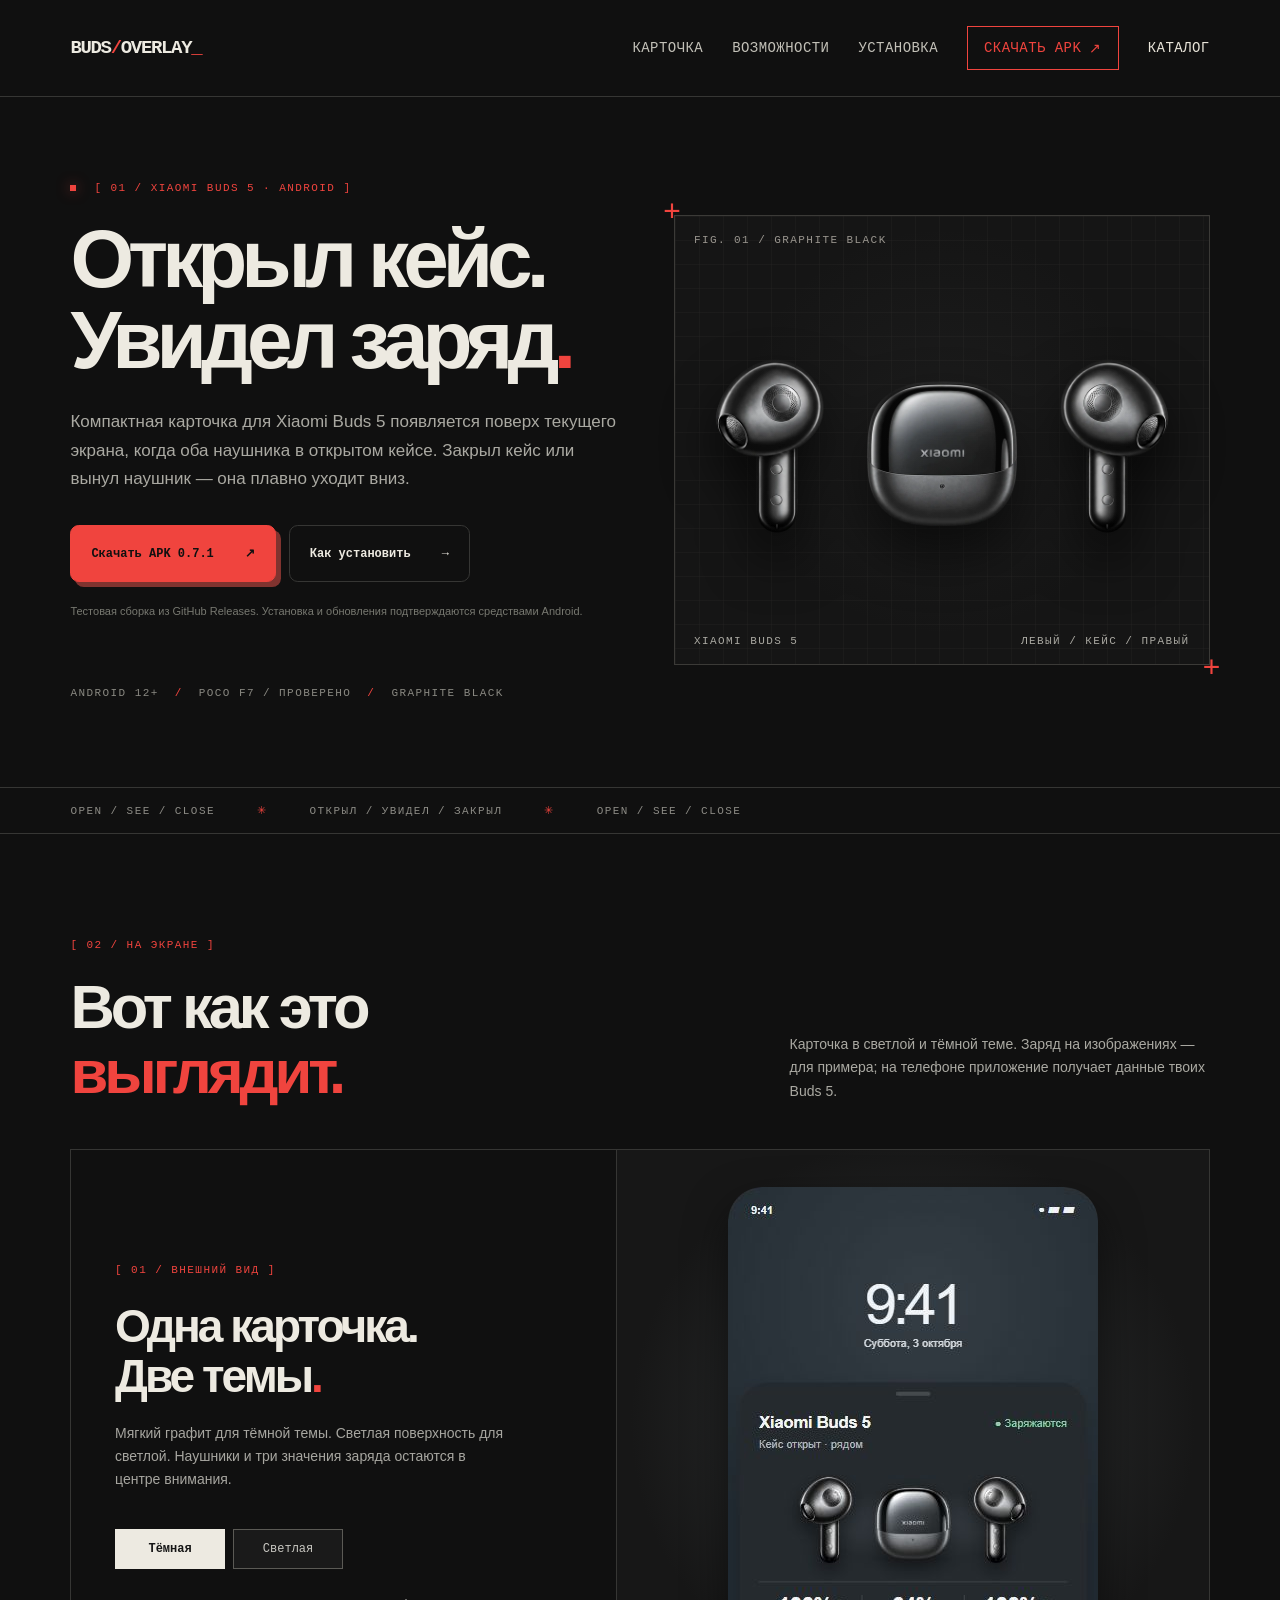
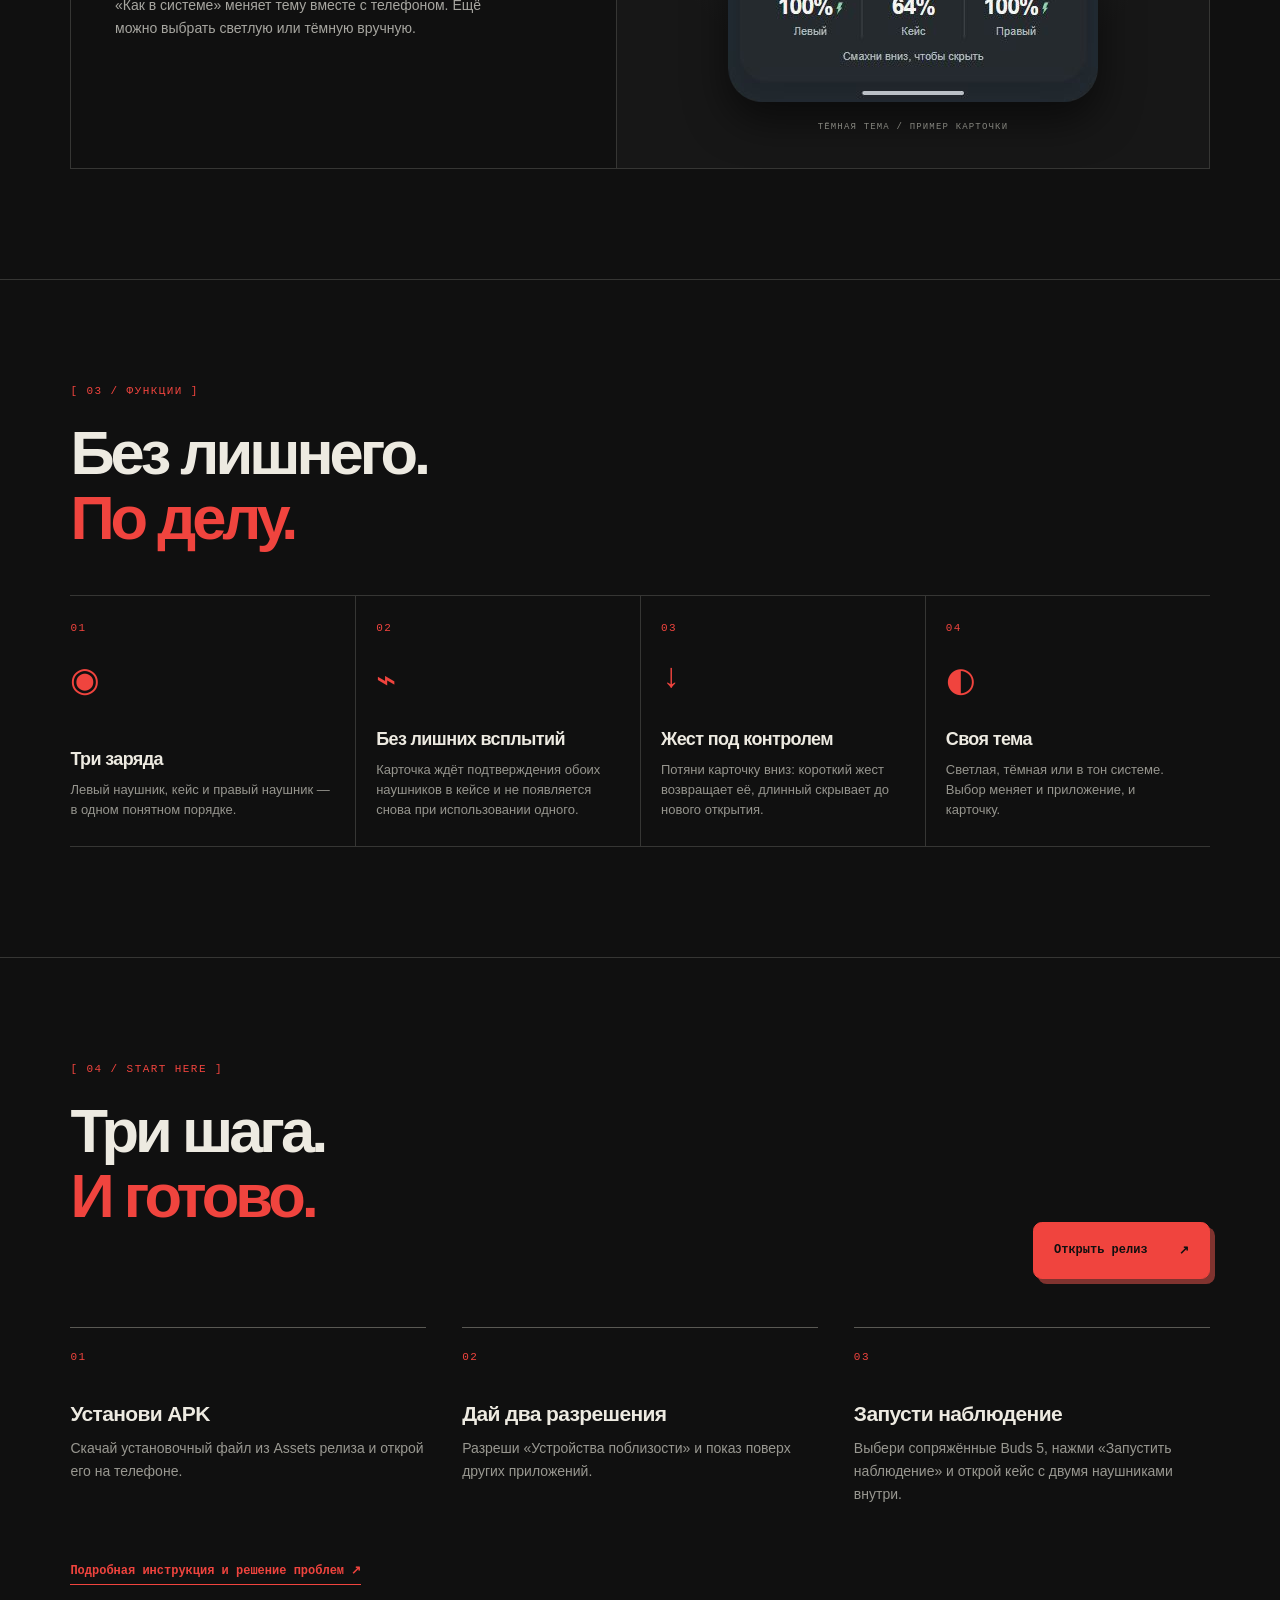
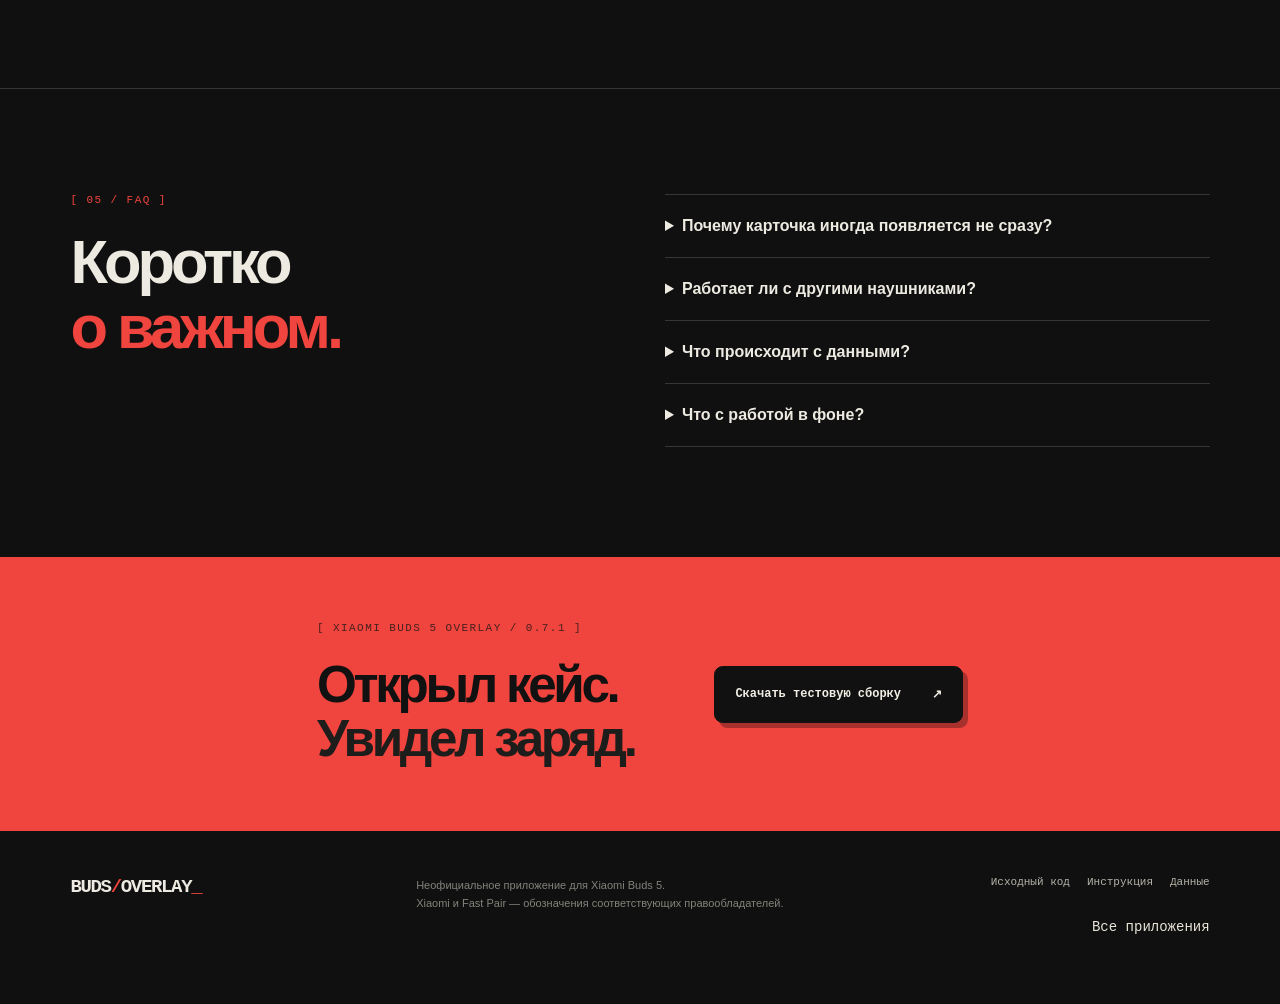
<file: landing/index.html>
<!doctype html>
<html lang="ru">
<head>
  <meta charset="utf-8">
  <meta name="viewport" content="width=device-width, initial-scale=1">
    <meta name="theme-color" content="#101010">
  <meta name="description" content="Карточка заряда Xiaomi Buds 5 на Android: открыл кейс — увидел заряд левого наушника, кейса и правого наушника.">
  <title>Xiaomi Buds 5 Overlay — заряд Xiaomi Buds 5 без лишних действий</title>
  <link rel="icon" type="image/svg+xml" href="favicon.svg">
  <link rel="stylesheet" href="styles.css?v=2">
  <script src="script.js?v=2" defer></script>
</head>
<body>
  <a class="skip" href="#main">К содержимому</a>
    <header class="site-header">
    <a class="wordmark" href="#top" aria-label="Xiaomi Buds 5 Overlay, наверх"><span>BUDS<span class="wordmark-muted">/</span>OVERLAY<span class="wordmark-cursor">_</span></span></a>
    <nav aria-label="Основная навигация"><a href="#preview">Карточка</a><a href="#details">Возможности</a><a href="#install">Установка</a><a class="nav-download" href="https://github.com/cveloy102/buds-curtain/releases/download/v0.7.1/XiaomiBuds5Overlay-0.7.1.apk">Скачать APK <span aria-hidden="true">↗</span></a><a class="catalog-link" href="https://cveloy102.github.io/#buds">Каталог</a></nav>
  </header>

  <main id="main">
    <section class="hero section-wrap" id="top" aria-labelledby="hero-title">
      <div class="hero-copy">
        <p class="eyebrow"><span class="live-dot" aria-hidden="true"></span> [ 01 / XIAOMI BUDS 5 · ANDROID ]</p>
        <h1 id="hero-title">Открыл кейс.<br><em>Увидел заряд<span class="signal-stop">.</span></em></h1>
        <p class="hero-lead">Компактная карточка для Xiaomi Buds 5 появляется поверх текущего экрана, когда оба наушника в открытом кейсе. Закрыл кейс или вынул наушник — она плавно уходит вниз.</p>
        <div class="hero-actions">
          <a class="button button-primary" href="https://github.com/cveloy102/buds-curtain/releases/download/v0.7.1/XiaomiBuds5Overlay-0.7.1.apk">Скачать APK 0.7.1 <span aria-hidden="true">↗</span></a>
          <a class="button button-outline" href="https://github.com/cveloy102/buds-curtain/blob/main/docs/usage.md">Как установить <span aria-hidden="true">→</span></a>
        </div>
        <p class="access-note">Тестовая сборка из GitHub Releases. Установка и обновления подтверждаются средствами Android.</p>
        <div class="hero-meta"><span>ANDROID 12+</span><span>POCO F7 / ПРОВЕРЕНО</span><span>GRAPHITE BLACK</span></div>
      </div>
      <div class="hero-art">
        <span class="art-cross art-cross-top" aria-hidden="true">+</span><span class="art-cross art-cross-bottom" aria-hidden="true">+</span>
        <span class="art-kicker">FIG. 01 / GRAPHITE BLACK</span>
        <img src="assets/buds5-graphite-v6.webp" width="1000" height="500" alt="Xiaomi Buds 5 Graphite Black: два симметричных наушника и ровный кейс с логотипом Xiaomi">
        <div class="art-caption"><span>XIAOMI BUDS 5</span><span>ЛЕВЫЙ / КЕЙС / ПРАВЫЙ</span></div>
      </div>
    </section>

    <div class="ticker" aria-hidden="true"><div>OPEN / SEE / CLOSE <span>✳</span> ОТКРЫЛ / УВИДЕЛ / ЗАКРЫЛ <span>✳</span> OPEN / SEE / CLOSE</div></div>

    <section class="preview section-wrap" id="preview" aria-labelledby="preview-title">
      <div class="section-heading"><p class="eyebrow">[ 02 / НА ЭКРАНЕ ]</p><h2 id="preview-title">Вот как это<br><em>выглядит.</em></h2><p>Карточка в светлой и тёмной теме. Заряд на изображениях — для примера; на телефоне приложение получает данные твоих Buds 5.</p></div>
      <div class="demo-layout">
        <div class="demo-controls">
          <p class="mini-label">[ 01 / ВНЕШНИЙ ВИД ]</p>
          <h3>Одна карточка.<br>Две темы<span class="signal-stop">.</span></h3>
          <p>Мягкий графит для тёмной темы. Светлая поверхность для светлой. Наушники и три значения заряда остаются в центре внимания.</p>
          <div class="switch-group" role="group" aria-label="Тема карточки">
            <button type="button" class="switch-button is-active" id="dark-theme" aria-pressed="true">Тёмная</button>
            <button type="button" class="switch-button" id="light-theme" aria-pressed="false">Светлая</button>
          </div>
          <p class="demo-footnote">«Как в системе» меняет тему вместе с телефоном. Ещё можно выбрать светлую или тёмную вручную.</p>
        </div>
        <div class="phone-area">
          <figure class="stand-preview">
            <img id="phone-preview" src="assets/stand-dark.jpg" width="370" height="515" alt="Тёмная карточка Xiaomi Buds 5: пример заряда — левый наушник 100%, кейс 64%, правый 100%">
            <figcaption class="phone-note" id="preview-caption" aria-live="polite">ТЁМНАЯ ТЕМА / ПРИМЕР КАРТОЧКИ</figcaption>
          </figure>
        </div>
      </div>
    </section>

    <section class="details section-wrap" id="details" aria-labelledby="details-title">
      <div class="section-heading wide"><p class="eyebrow">[ 03 / ФУНКЦИИ ]</p><h2 id="details-title">Без лишнего.<br><em>По делу.</em></h2></div>
      <div class="feature-grid">
        <article class="feature"><span class="feature-no">01</span><div class="feature-icon" aria-hidden="true">◉</div><h3>Три заряда</h3><p>Левый наушник, кейс и правый наушник — в одном понятном порядке.</p></article>
        <article class="feature"><span class="feature-no">02</span><div class="feature-icon" aria-hidden="true">⌁</div><h3>Без лишних всплытий</h3><p>Карточка ждёт подтверждения обоих наушников в кейсе и не появляется снова при использовании одного.</p></article>
        <article class="feature"><span class="feature-no">03</span><div class="feature-icon" aria-hidden="true">↓</div><h3>Жест под контролем</h3><p>Потяни карточку вниз: короткий жест возвращает её, длинный скрывает до нового открытия.</p></article>
        <article class="feature"><span class="feature-no">04</span><div class="feature-icon" aria-hidden="true">◐</div><h3>Своя тема</h3><p>Светлая, тёмная или в тон системе. Выбор меняет и приложение, и карточку.</p></article>
      </div>
    </section>

    <section class="install section-wrap" id="install" aria-labelledby="install-title">
      <div class="install-head"><div><p class="eyebrow">[ 04 / START HERE ]</p><h2 id="install-title">Три шага.<br><em>И готово.</em></h2></div><a class="button button-primary" href="https://github.com/cveloy102/buds-curtain/releases/tag/v0.7.1">Открыть релиз <span aria-hidden="true">↗</span></a></div>
      <ol class="steps"><li><span>01</span><div><h3>Установи APK</h3><p>Скачай установочный файл из Assets релиза и открой его на телефоне.</p></div></li><li><span>02</span><div><h3>Дай два разрешения</h3><p>Разреши «Устройства поблизости» и показ поверх других приложений.</p></div></li><li><span>03</span><div><h3>Запусти наблюдение</h3><p>Выбери сопряжённые Buds 5, нажми «Запустить наблюдение» и открой кейс с двумя наушниками внутри.</p></div></li></ol>
      <a class="inline-link" href="https://github.com/cveloy102/buds-curtain/blob/main/docs/usage.md">Подробная инструкция и решение проблем <span aria-hidden="true">↗</span></a>
    </section>

    <section class="faq section-wrap" aria-labelledby="faq-title"><div><p class="eyebrow">[ 05 / FAQ ]</p><h2 id="faq-title">Коротко<br><em>о важном.</em></h2></div><div class="faq-list"><details><summary>Почему карточка иногда появляется не сразу?</summary><p>Сигнал от левого и правого наушников может прийти в разных Bluetooth-пакетах. Приложение дожидается подтверждения обоих, чтобы не показывать карточку ошибочно при использовании одного наушника.</p></details><details><summary>Работает ли с другими наушниками?</summary><p>Сейчас проверены Xiaomi Buds 5 на POCO F7 с Android 16 / HyperOS 3. Поддержка других моделей не заявлена.</p></details><details><summary>Что происходит с данными?</summary><p>Настройки и журнал хранятся на телефоне. В приложении нет интернет-разрешения или аналитики. <a href="https://github.com/cveloy102/buds-curtain/blob/main/docs/PRIVACY.md">Подробнее о данных и разрешениях ↗</a></p></details><details><summary>Что с работой в фоне?</summary><p>Наблюдение работает через foreground-службу. HyperOS может ограничивать фоновые процессы; при необходимости настрой автозапуск и ограничения батареи для приложения.</p></details></div></section>

    <section class="final-cta section-wrap"><div><p class="eyebrow">[ XIAOMI BUDS 5 OVERLAY / 0.7.1 ]</p><h2>Открыл кейс.<br><em>Увидел заряд.</em></h2></div><a class="button button-primary" href="https://github.com/cveloy102/buds-curtain/releases/download/v0.7.1/XiaomiBuds5Overlay-0.7.1.apk">Скачать тестовую сборку <span aria-hidden="true">↗</span></a></section>
  </main>

  <footer class="site-footer"><div class="wordmark"><span>BUDS<span class="wordmark-muted">/</span>OVERLAY<span class="wordmark-cursor">_</span></span></div><p>Неофициальное приложение для Xiaomi Buds 5.<br>Xiaomi и Fast Pair — обозначения соответствующих правообладателей.</p><div><a href="https://github.com/cveloy102/buds-curtain">Исходный код</a><a href="https://github.com/cveloy102/buds-curtain/blob/main/docs/usage.md">Инструкция</a><a href="https://github.com/cveloy102/buds-curtain/blob/main/docs/PRIVACY.md">Данные</a><a class="catalog-link" href="https://cveloy102.github.io/#buds">Все приложения</a></div></footer>
</body>
</html>
</file>
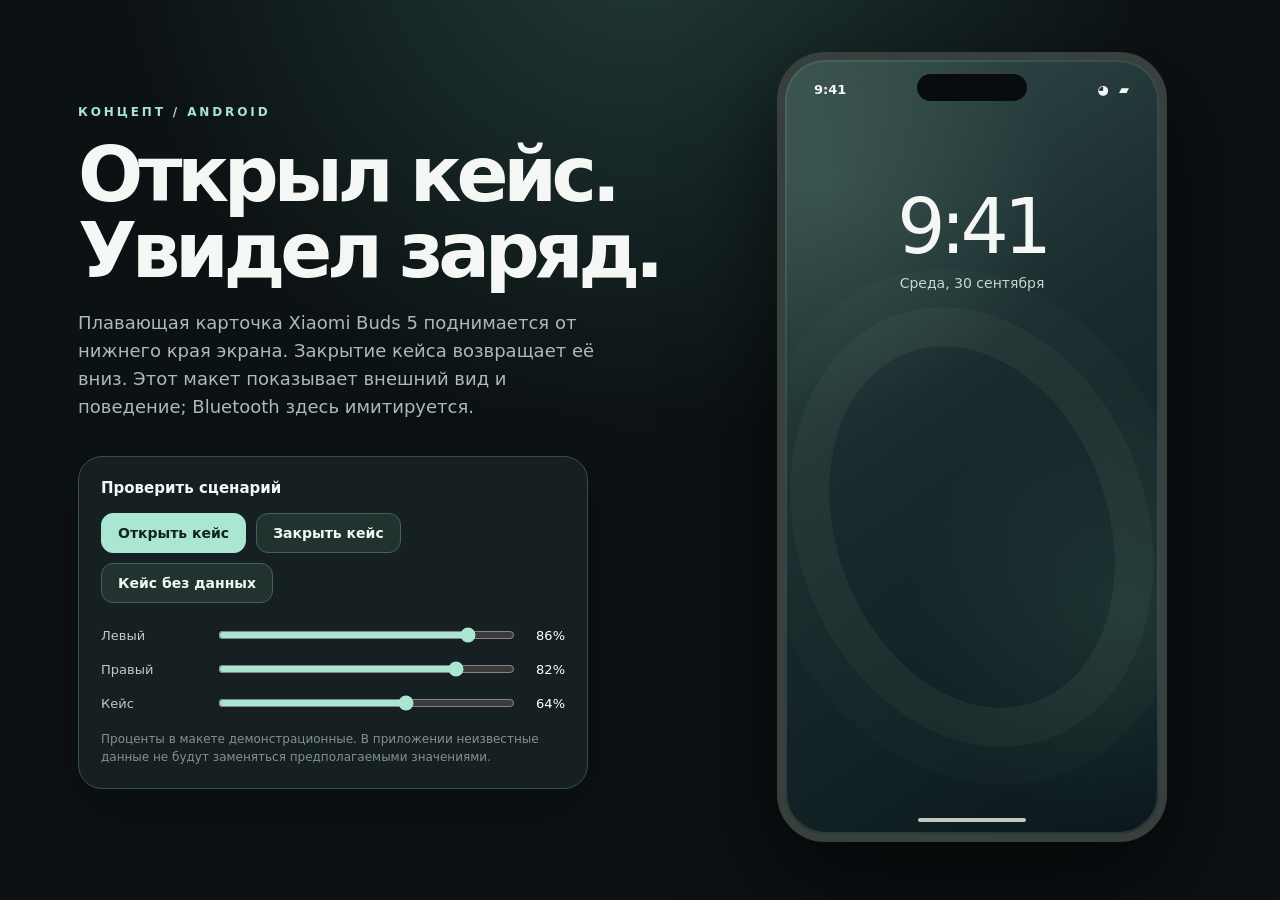
<file: prototype.html>
<!doctype html>
<html lang="ru">
<head>
  <meta charset="utf-8">
  <meta name="viewport" content="width=device-width, initial-scale=1">
  <title>Buds 5 — дизайн карточки</title>
  <style>
    :root{color-scheme:dark;font-family:Inter,ui-sans-serif,system-ui,-apple-system,"Segoe UI",sans-serif;background:#0c1113;color:#f5f7f4}
    *{box-sizing:border-box}body{margin:0;min-height:100vh;background:radial-gradient(circle at 50% -10%,#213a38 0,transparent 45%),#0c1113}
    button,input{font:inherit}button{cursor:pointer}main{max-width:1180px;margin:auto;padding:50px 28px 56px;display:grid;grid-template-columns:minmax(330px,1fr) minmax(360px,460px);gap:64px;align-items:center;min-height:100vh}
    .eyebrow{font-size:12px;letter-spacing:.24em;text-transform:uppercase;color:#a9e3d1;font-weight:750}.intro h1{font-size:clamp(44px,6vw,78px);line-height:.99;letter-spacing:-.07em;margin:18px 0 20px;font-weight:720}.intro p{color:#aabbb8;max-width:520px;font-size:18px;line-height:1.55}.controls{margin-top:36px;border:1px solid #35504b;background:#162022;border-radius:24px;padding:22px;max-width:510px;box-shadow:0 20px 70px #0003}.controls h2{font-size:15px;margin:0 0 16px}.buttonrow{display:flex;gap:10px;flex-wrap:wrap}.action{border:1px solid #41635a;background:#22332f;color:#eff9f4;border-radius:12px;padding:11px 16px;font-size:14px;font-weight:650}.action.primary{background:#abe6d2;border-color:#abe6d2;color:#13231e}.action:hover{filter:brightness(1.12)}.sliders{display:grid;gap:14px;margin-top:22px}.sliders label{display:grid;grid-template-columns:105px 1fr 42px;align-items:center;gap:10px;color:#bdccc7;font-size:13px}.sliders output{text-align:right;color:white;font-variant-numeric:tabular-nums}input[type=range]{accent-color:#abe6d2;width:100%}.note{font-size:12px!important;line-height:1.45!important;margin:18px 0 0;color:#81928e!important}
    .stage{display:flex;justify-content:center}.phone{width:390px;height:790px;border:8px solid #37403d;border-radius:48px;position:relative;overflow:hidden;background:linear-gradient(145deg,#344c4a 0%,#192b2d 44%,#0b181c 100%);box-shadow:0 38px 100px #0009,inset 0 0 0 2px #7a888144}.phone:before{content:"";position:absolute;inset:0;background:radial-gradient(circle at 10% 16%,#719b8a33,transparent 32%),radial-gradient(circle at 92% 71%,#65a68b22,transparent 34%);pointer-events:none}.island{position:absolute;top:14px;left:50%;transform:translateX(-50%);width:110px;height:27px;background:#080c0e;border-radius:30px}.status{position:absolute;top:22px;left:29px;right:27px;display:flex;justify-content:space-between;font-size:13px;font-weight:700}.status span:last-child{letter-spacing:3px}.clock{position:absolute;top:122px;width:100%;text-align:center;font-size:76px;letter-spacing:-.07em;font-weight:280}.date{position:absolute;top:215px;width:100%;text-align:center;color:#c4d6d0;font-size:14px}.wallpaper{position:absolute;inset:280px 50px 120px;border:1px solid #c1d9ca13;border-radius:50%;transform:rotate(-20deg);box-shadow:0 0 0 38px #c1d9ca0a,0 0 0 76px #c1d9ca05}.navline{position:absolute;bottom:12px;left:50%;transform:translateX(-50%);width:108px;height:4px;border-radius:10px;background:#f4f7efc9}
    .popup{position:absolute;left:16px;right:16px;bottom:32px;border-radius:28px;background:#1b2628f8;border:1px solid #ffffff20;box-shadow:0 20px 50px #0009;overflow:hidden;transform:translateY(calc(100% + 70px));opacity:0;transition:transform 320ms cubic-bezier(.2,.82,.2,1),opacity 240ms ease;will-change:transform}.popup.visible{transform:translateY(0);opacity:1}.popup.leaving{transition-duration:260ms}.popup-inner{position:relative;padding:18px 19px 20px}.grab{width:34px;height:4px;background:#b5c8bf55;border-radius:9px;margin:-7px auto 17px}.head{display:flex;justify-content:space-between;align-items:flex-start;gap:8px}.head h2{font-size:18px;line-height:1.1;margin:0 0 6px;letter-spacing:-.03em}.head p{margin:0;font-size:12px;color:#afc1b8}.live{font-size:10px;text-transform:uppercase;letter-spacing:.12em;color:#bce8d2;background:#a9e6d21a;border-radius:100px;padding:7px 9px;white-space:nowrap}.hero{height:124px;display:flex;justify-content:center;align-items:center}.hero svg{width:256px;height:100px}.battery{display:grid;grid-template-columns:repeat(3,1fr);gap:8px}.metric{background:#0e191a91;border:1px solid #d3f6e511;border-radius:16px;padding:10px 11px 12px;min-height:77px}.metric .label{font-size:11px;color:#b4c5bc}.metric .value{font-size:21px;letter-spacing:-.04em;font-weight:720;font-variant-numeric:tabular-nums;margin:4px 0 8px}.track{height:4px;background:#c0dccd2c;border-radius:9px;overflow:hidden}.fill{height:100%;background:#aee6d1;border-radius:9px;width:0;transition:width 300ms}.metric.unknown .fill{width:0!important}.metric.unknown .value{color:#9caea7}.hint{color:#a6b9af;font-size:11px;margin-top:12px;text-align:center}.hint.warn{color:#f5bd75}@media(max-width:800px){main{grid-template-columns:1fr;gap:40px;padding:32px 16px}.intro h1{font-size:50px}.stage{order:-1}.phone{transform:scale(.82);transform-origin:top center;margin-bottom:-140px}}@media(prefers-reduced-motion:reduce){.popup,.fill{transition:none!important}}
  </style>
</head>
<body>
<main>
  <section class="intro">
    <div class="eyebrow">Концепт / Android</div>
    <h1>Открыл кейс.<br>Увидел заряд.</h1>
    <p>Плавающая карточка Xiaomi Buds 5 поднимается от нижнего края экрана. Закрытие кейса возвращает её вниз. Этот макет показывает внешний вид и поведение; Bluetooth здесь имитируется.</p>
    <div class="controls">
      <h2>Проверить сценарий</h2>
      <div class="buttonrow"><button id="open" class="action primary">Открыть кейс</button><button id="close" class="action">Закрыть кейс</button><button id="unknown" class="action">Кейс без данных</button></div>
      <div class="sliders">
        <label>Левый <input id="left" type="range" min="0" max="100" value="86"><output for="left">86%</output></label>
        <label>Правый <input id="right" type="range" min="0" max="100" value="82"><output for="right">82%</output></label>
        <label>Кейс <input id="case" type="range" min="0" max="100" value="64"><output for="case">64%</output></label>
      </div>
      <p class="note">Проценты в макете демонстрационные. В приложении неизвестные данные не будут заменяться предполагаемыми значениями.</p>
    </div>
  </section>
  <div class="stage"><div class="phone" aria-label="Макет экрана телефона">
    <div class="island"></div><div class="status"><span>9:41</span><span>◕ ▰</span></div><div class="clock">9:41</div><div class="date">Среда, 30 сентября</div><div class="wallpaper"></div>
    <div id="popup" class="popup" role="status" aria-live="polite"><div class="popup-inner"><div class="grab"></div><div class="head"><div><h2>Xiaomi Buds 5</h2><p id="subtitle">Кейс открыт · рядом с телефоном</p></div><span class="live">● Подключено</span></div>
      <div class="hero" aria-hidden="true"><svg viewBox="0 0 256 100" fill="none" stroke="#dce9e3" stroke-width="3" stroke-linecap="round" stroke-linejoin="round">
        <g transform="translate(48 4) scale(-1 1)"><rect x="4" y="6" width="28" height="36" rx="14"/><path d="M18 42v43a7 7 0 0 0 14 0V44"/><path d="M10 22h9" stroke="#aee6d1"/></g>
        <g transform="translate(74 27)"><rect x="0" y="0" width="108" height="65" rx="28"/><path d="M2 24h104" stroke="#91aaa0"/><circle cx="54" cy="46" r="2" fill="#aee6d1" stroke="none"/></g>
        <g transform="translate(208 4)"><rect x="4" y="6" width="28" height="36" rx="14"/><path d="M18 42v43a7 7 0 0 0 14 0V44"/><path d="M20 22h9" stroke="#aee6d1"/></g>
      </svg></div>
      <div class="battery"><div class="metric" data-name="left"><div class="label">Левый</div><div class="value">86%</div><div class="track"><div class="fill"></div></div></div><div class="metric" data-name="right"><div class="label">Правый</div><div class="value">82%</div><div class="track"><div class="fill"></div></div></div><div class="metric" data-name="case"><div class="label">Кейс</div><div class="value">64%</div><div class="track"><div class="fill"></div></div></div></div>
      <div id="hint" class="hint">Свайп вниз, чтобы скрыть</div>
    </div></div><div class="navline"></div></div></div>
</main>
<script>
  const popup=document.getElementById('popup'), hint=document.getElementById('hint'), subtitle=document.getElementById('subtitle');let caseUnknown=false, touchStart=0;
  function update(){for(const name of ['left','right','case']){const input=document.getElementById(name),metric=document.querySelector(`[data-name="${name}"]`),unknown=name==='case'&&caseUnknown;metric.classList.toggle('unknown',unknown);metric.querySelector('.value').textContent=unknown?'—':`${input.value}%`;metric.querySelector('.fill').style.width=unknown?'0':`${input.value}%`;input.nextElementSibling.textContent=`${input.value}%`;}hint.textContent=caseUnknown?'Заряд кейса недоступен':'Свайп вниз, чтобы скрыть';hint.classList.toggle('warn',caseUnknown)}
  document.getElementById('open').onclick=()=>{popup.classList.remove('leaving');popup.classList.add('visible');subtitle.textContent='Кейс открыт · рядом с телефоном'};
  document.getElementById('close').onclick=()=>{popup.classList.add('leaving');popup.classList.remove('visible')};
  document.getElementById('unknown').onclick=()=>{caseUnknown=!caseUnknown;update();popup.classList.remove('leaving');popup.classList.add('visible')};
  document.querySelectorAll('input[type=range]').forEach(x=>x.addEventListener('input',update));popup.addEventListener('touchstart',e=>touchStart=e.touches[0].clientY,{passive:true});popup.addEventListener('touchend',e=>{if(e.changedTouches[0].clientY-touchStart>50)document.getElementById('close').click()},{passive:true});update();
</script>
</body>
</html>
</file>
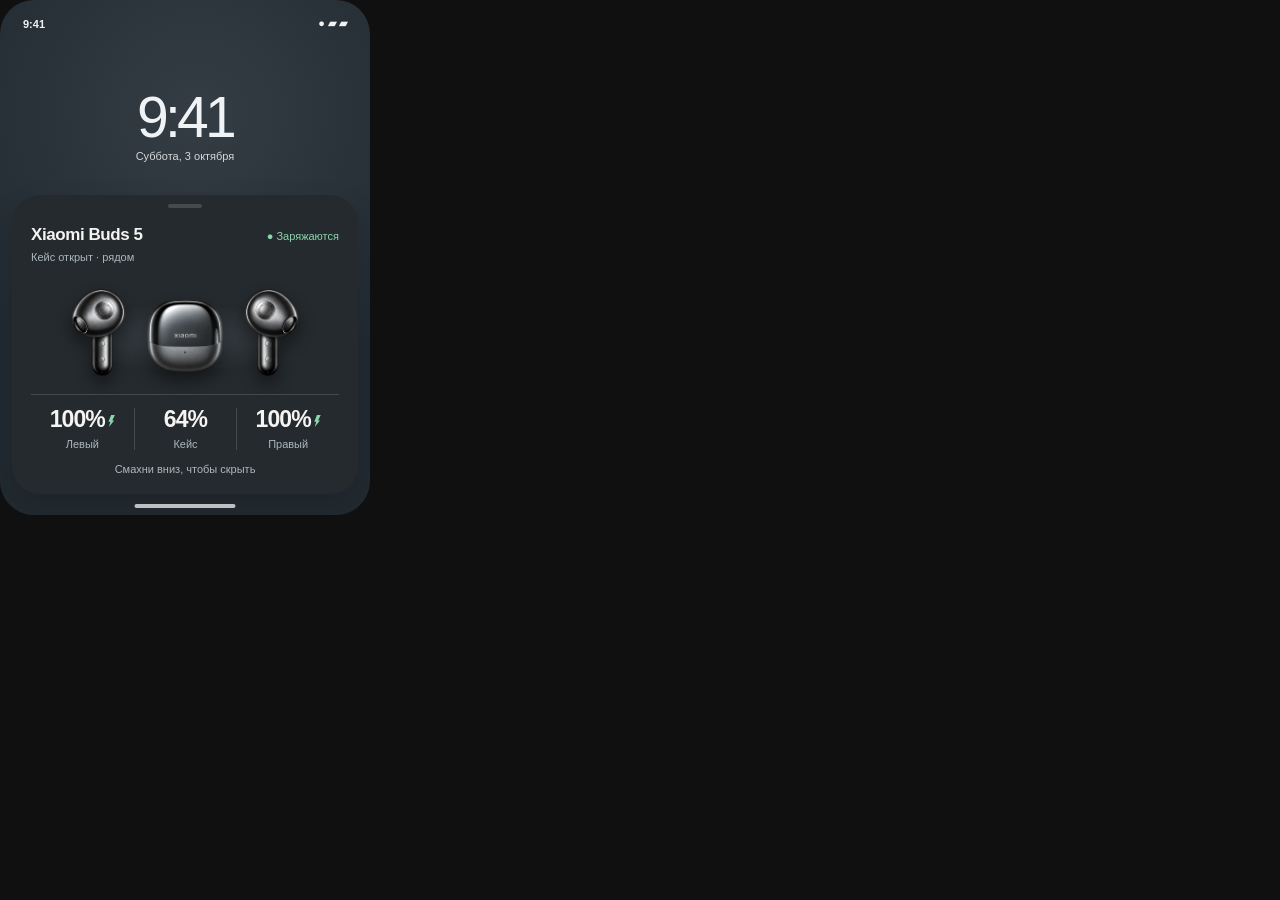
<file: design/theme-stand-dark.html>
<!doctype html><html lang="ru"><meta charset="utf-8"><meta name="viewport" content="width=device-width,initial-scale=1"><body><div id="buds-theme-proposal">
  <style>
    #buds-theme-proposal{font-family:Inter,Roboto,"Arial",sans-serif;color:light-dark(#222a2c,#edf1ef)}
    #buds-theme-proposal *{box-sizing:border-box}
    #buds-theme-proposal .theme-controls{display:flex;align-items:center;justify-content:center;gap:8px;flex-wrap:wrap;margin:4px 0 16px}
    #buds-theme-proposal .theme-controls span{font-size:12px;margin-right:4px}
    #buds-theme-proposal .theme-controls button{min-width:76px}
    #buds-theme-proposal .stage{display:grid;grid-template-columns:minmax(250px,290px) minmax(300px,370px);justify-content:center;align-items:center;gap:18px;padding:22px 16px 52px}
    #buds-theme-proposal .product{--panel:#f7f7f4;--row:#ffffff;--ink:#1d292e;--sub:#748188;--line:#e0e4e1;--accent:#418f73;--wall:#bdb6ad;--wall-ink:#fffaf4;--card:#f8f7f4;--card-ink:#17232d;--card-sub:#71808a;--card-line:#e2e3e0;--card-accent:#45977a;--halo:#ffffff66}
    #buds-theme-proposal .product[data-effective="dark"]{--panel:#1d2225;--row:#282e31;--ink:#f4f5f2;--sub:#a4afb1;--line:#373e41;--accent:#81d4aa;--wall:#222a31;--wall-ink:#f0f3f5;--card:#252a2e;--card-ink:#f4f5f2;--card-sub:#acb8bc;--card-line:#444b4f;--card-accent:#8bd5ad;--halo:#7c899133}
    #buds-theme-proposal .settings{width:100%;min-height:358px;background:var(--panel);color:var(--ink);border-radius:28px;padding:25px 20px 23px;box-shadow:0 14px 34px #00000020}
    #buds-theme-proposal .settings .eyebrow{font-size:11px;letter-spacing:.12em;text-transform:uppercase;color:var(--sub);margin:0 0 8px}
    #buds-theme-proposal .settings h2{font-size:25px;line-height:1.15;font-weight:650;letter-spacing:-.035em;margin:0 0 28px;color:var(--ink)}
    #buds-theme-proposal .settings fieldset{border:0;padding:0;margin:0;min-width:0}
    #buds-theme-proposal .settings legend{font-size:13px;font-weight:650;color:var(--sub);margin:0 0 10px}
    #buds-theme-proposal .choice{display:flex;align-items:center;gap:12px;min-height:58px;padding:11px 14px;background:var(--row);border:1px solid var(--line);color:var(--ink)}
    #buds-theme-proposal .choice:first-of-type{border-radius:15px 15px 0 0}
    #buds-theme-proposal .choice:last-of-type{border-radius:0 0 15px 15px}
    #buds-theme-proposal .choice+.choice{border-top:0}
    #buds-theme-proposal .choice:has(input:checked){background:color-mix(in srgb,var(--row) 88%,var(--accent));border-color:color-mix(in srgb,var(--accent) 58%,var(--line));position:relative;z-index:1}
    #buds-theme-proposal .choice input{accent-color:var(--accent);width:18px;height:18px;flex:none;margin:0}
    #buds-theme-proposal .choice strong{display:block;font-size:14px;font-weight:600;line-height:1.25}
    #buds-theme-proposal .choice small{display:block;font-size:11px;color:var(--sub);margin-top:3px;line-height:1.25}
    #buds-theme-proposal .settings .device{font-size:12px;color:var(--sub);margin:21px 1px 0}
    #buds-theme-proposal .phone{position:relative;width:100%;height:515px;border-radius:34px;overflow:hidden;background:var(--wall);color:var(--wall-ink);box-shadow:0 18px 36px #00000030}
    #buds-theme-proposal .phone:before{content:"";position:absolute;inset:0;background:radial-gradient(circle at 53% 22%,var(--halo),transparent 64%);pointer-events:none}
    #buds-theme-proposal .statusbar{position:absolute;top:17px;left:23px;right:23px;display:flex;justify-content:space-between;align-items:center;font-size:11px;font-weight:700}
    #buds-theme-proposal .clock{position:absolute;top:89px;left:0;right:0;text-align:center;font-size:57px;letter-spacing:-.065em;line-height:1}
    #buds-theme-proposal .date{position:absolute;top:150px;left:0;right:0;text-align:center;font-size:11px;opacity:.86}
    #buds-theme-proposal .curtain{position:absolute;bottom:21px;left:12px;right:12px;border-radius:28px;background:var(--card);color:var(--card-ink);padding:9px 19px 19px;box-shadow:0 12px 28px #00000025}
    #buds-theme-proposal .pull{width:34px;height:4px;border-radius:10px;background:var(--card-line);margin:0 auto 18px}
    #buds-theme-proposal .heading{display:flex;align-items:start;justify-content:space-between;gap:8px}
    #buds-theme-proposal .heading h3{font-size:17px;font-weight:700;letter-spacing:-.025em;line-height:1.1;margin:0;color:var(--card-ink)}
    #buds-theme-proposal .heading p{font-size:11px;color:var(--card-sub);margin:6px 0 0}
    #buds-theme-proposal .status{white-space:nowrap;font-size:11px;color:var(--card-accent);padding-top:4px}
    #buds-theme-proposal .art{position:relative;height:122px;margin:5px 0 4px;background:url("[data-uri]") center/contain no-repeat}
    #buds-theme-proposal .product[data-effective="dark"] .art{filter:brightness(1.17) contrast(1.04) drop-shadow(0 8px 8px #0007)}
    #buds-theme-proposal .product[data-effective="dark"] .art:before{content:"";position:absolute;left:15%;right:15%;top:28%;bottom:13%;background:radial-gradient(ellipse,#87939e30,transparent 70%);z-index:-1}
    #buds-theme-proposal .levels{display:grid;grid-template-columns:repeat(3,minmax(0,1fr));border-top:1px solid var(--card-line);padding:13px 0 11px}
    #buds-theme-proposal .level{text-align:center;min-width:0}
    #buds-theme-proposal .level+.level{border-left:1px solid var(--card-line)}
    #buds-theme-proposal .level b{display:block;font-size:23px;font-weight:700;line-height:1;letter-spacing:-.04em;color:var(--card-ink);font-variant-numeric:tabular-nums}
    #buds-theme-proposal .level span{display:block;font-size:11px;color:var(--card-sub);margin-top:7px}
    #buds-theme-proposal .bolt{display:inline-block;width:7px;height:12px;background:var(--card-accent);clip-path:polygon(46% 0,100% 0,62% 45%,89% 45%,15% 100%,35% 56%,8% 56%);margin-left:3px}
    #buds-theme-proposal .hint{text-align:center;font-size:11px;color:var(--card-sub);margin-top:2px}
    #buds-theme-proposal .navline{position:absolute;bottom:7px;left:50%;transform:translateX(-50%);width:101px;height:4px;border-radius:10px;background:var(--wall-ink);opacity:.75}
    @media(max-width:650px){#buds-theme-proposal .stage{grid-template-columns:minmax(280px,370px);padding:14px 12px 28px}#buds-theme-proposal .settings{min-height:0;grid-row:2}#buds-theme-proposal .phone{height:510px;grid-row:1}}
    @media(max-width:340px){#buds-theme-proposal .curtain{left:8px;right:8px;padding-left:15px;padding-right:15px}#buds-theme-proposal .status{font-size:10px}#buds-theme-proposal .heading h3{font-size:16px}}
  </style>
  <div class="theme-controls viz-controls" aria-label="Тема телефона для предпросмотра">
    <span>Тема телефона:</span>
    <button type="button" class="btn" data-device-theme="light" aria-pressed="false">Светлая</button>
    <button type="button" class="btn btn-primary" data-device-theme="dark" aria-pressed="true">Тёмная</button>
  </div>
  <div class="stage viz-dotted-background product" data-effective="dark">
    <div class="settings" aria-label="Настройка темы Buds Curtain">
      <p class="eyebrow">Buds Curtain</p>
      <h2>Внешний вид</h2>
      <fieldset>
        <legend>Тема приложения и карточки</legend>
        <label class="choice"><input type="radio" name="buds-theme-choice" value="system" checked><span><strong>Как в системе</strong><small>Меняется вместе с темой телефона</small></span></label>
        <label class="choice"><input type="radio" name="buds-theme-choice" value="light"><span><strong>Светлая</strong><small>Всегда светлая карточка</small></span></label>
        <label class="choice"><input type="radio" name="buds-theme-choice" value="dark"><span><strong>Тёмная</strong><small>Всегда тёмная карточка</small></span></label>
      </fieldset>
      <p class="device">Xiaomi Buds 5 · Graphite Black</p>
    </div>
    <div class="phone" aria-label="Предпросмотр карточки на POCO F7">
      <div class="statusbar"><span>9:41</span><span>● ▰ ▰</span></div>
      <div class="clock">9:41</div><div class="date">Суббота, 3 октября</div>
      <div class="curtain" role="img" aria-label="Карточка Xiaomi Buds 5 с зарядом левого наушника 100 процентов, кейса 64 процента и правого наушника 100 процентов">
        <div class="pull"></div>
        <div class="heading"><div><h3>Xiaomi Buds 5</h3><p>Кейс открыт · рядом</p></div><span class="status">● Заряжаются</span></div>
        <div class="art" aria-hidden="true"></div>
        <div class="levels"><div class="level"><b>100%<i class="bolt" aria-hidden="true"></i></b><span>Левый</span></div><div class="level"><b>64%</b><span>Кейс</span></div><div class="level"><b>100%<i class="bolt" aria-hidden="true"></i></b><span>Правый</span></div></div>
        <div class="hint">Смахни вниз, чтобы скрыть</div>
      </div>
      <div class="navline"></div>
    </div>
  </div>
  <span class="sr-only" aria-live="polite" data-announcement></span>
  
</div>
<style>html,body{margin:0;background:#101010;width:370px;height:515px;overflow:hidden}#buds-theme-proposal .theme-controls,#buds-theme-proposal .settings,#buds-theme-proposal .sr-only{display:none}#buds-theme-proposal .stage{display:block;padding:0;width:370px;height:515px}#buds-theme-proposal .phone{width:370px;height:515px;box-shadow:none}</style></body></html>
</file>
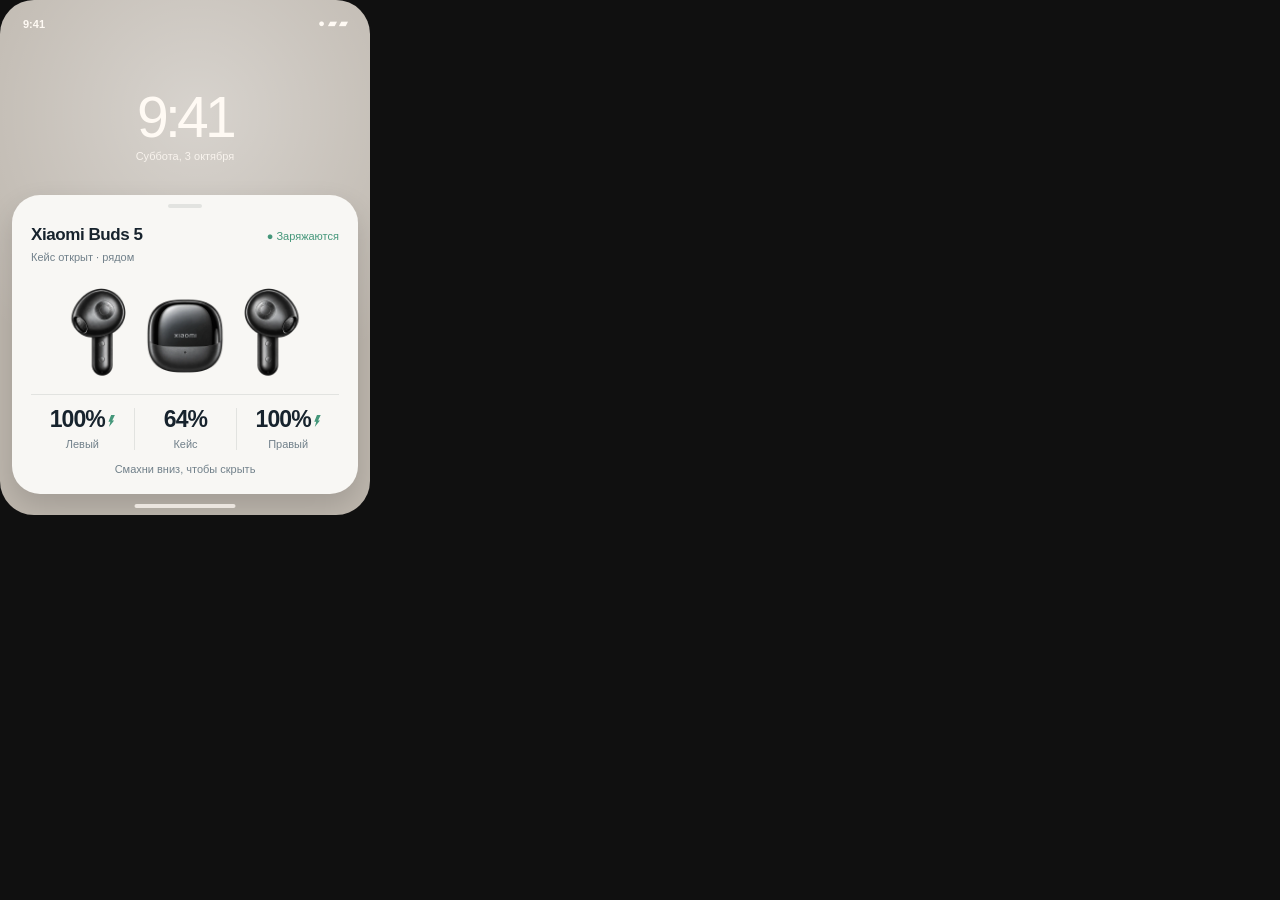
<file: design/theme-stand-light.html>
<!doctype html><html lang="ru"><meta charset="utf-8"><meta name="viewport" content="width=device-width,initial-scale=1"><body><div id="buds-theme-proposal">
  <style>
    #buds-theme-proposal{font-family:Inter,Roboto,"Arial",sans-serif;color:light-dark(#222a2c,#edf1ef)}
    #buds-theme-proposal *{box-sizing:border-box}
    #buds-theme-proposal .theme-controls{display:flex;align-items:center;justify-content:center;gap:8px;flex-wrap:wrap;margin:4px 0 16px}
    #buds-theme-proposal .theme-controls span{font-size:12px;margin-right:4px}
    #buds-theme-proposal .theme-controls button{min-width:76px}
    #buds-theme-proposal .stage{display:grid;grid-template-columns:minmax(250px,290px) minmax(300px,370px);justify-content:center;align-items:center;gap:18px;padding:22px 16px 52px}
    #buds-theme-proposal .product{--panel:#f7f7f4;--row:#ffffff;--ink:#1d292e;--sub:#748188;--line:#e0e4e1;--accent:#418f73;--wall:#bdb6ad;--wall-ink:#fffaf4;--card:#f8f7f4;--card-ink:#17232d;--card-sub:#71808a;--card-line:#e2e3e0;--card-accent:#45977a;--halo:#ffffff66}
    #buds-theme-proposal .product[data-effective="dark"]{--panel:#1d2225;--row:#282e31;--ink:#f4f5f2;--sub:#a4afb1;--line:#373e41;--accent:#81d4aa;--wall:#222a31;--wall-ink:#f0f3f5;--card:#252a2e;--card-ink:#f4f5f2;--card-sub:#acb8bc;--card-line:#444b4f;--card-accent:#8bd5ad;--halo:#7c899133}
    #buds-theme-proposal .settings{width:100%;min-height:358px;background:var(--panel);color:var(--ink);border-radius:28px;padding:25px 20px 23px;box-shadow:0 14px 34px #00000020}
    #buds-theme-proposal .settings .eyebrow{font-size:11px;letter-spacing:.12em;text-transform:uppercase;color:var(--sub);margin:0 0 8px}
    #buds-theme-proposal .settings h2{font-size:25px;line-height:1.15;font-weight:650;letter-spacing:-.035em;margin:0 0 28px;color:var(--ink)}
    #buds-theme-proposal .settings fieldset{border:0;padding:0;margin:0;min-width:0}
    #buds-theme-proposal .settings legend{font-size:13px;font-weight:650;color:var(--sub);margin:0 0 10px}
    #buds-theme-proposal .choice{display:flex;align-items:center;gap:12px;min-height:58px;padding:11px 14px;background:var(--row);border:1px solid var(--line);color:var(--ink)}
    #buds-theme-proposal .choice:first-of-type{border-radius:15px 15px 0 0}
    #buds-theme-proposal .choice:last-of-type{border-radius:0 0 15px 15px}
    #buds-theme-proposal .choice+.choice{border-top:0}
    #buds-theme-proposal .choice:has(input:checked){background:color-mix(in srgb,var(--row) 88%,var(--accent));border-color:color-mix(in srgb,var(--accent) 58%,var(--line));position:relative;z-index:1}
    #buds-theme-proposal .choice input{accent-color:var(--accent);width:18px;height:18px;flex:none;margin:0}
    #buds-theme-proposal .choice strong{display:block;font-size:14px;font-weight:600;line-height:1.25}
    #buds-theme-proposal .choice small{display:block;font-size:11px;color:var(--sub);margin-top:3px;line-height:1.25}
    #buds-theme-proposal .settings .device{font-size:12px;color:var(--sub);margin:21px 1px 0}
    #buds-theme-proposal .phone{position:relative;width:100%;height:515px;border-radius:34px;overflow:hidden;background:var(--wall);color:var(--wall-ink);box-shadow:0 18px 36px #00000030}
    #buds-theme-proposal .phone:before{content:"";position:absolute;inset:0;background:radial-gradient(circle at 53% 22%,var(--halo),transparent 64%);pointer-events:none}
    #buds-theme-proposal .statusbar{position:absolute;top:17px;left:23px;right:23px;display:flex;justify-content:space-between;align-items:center;font-size:11px;font-weight:700}
    #buds-theme-proposal .clock{position:absolute;top:89px;left:0;right:0;text-align:center;font-size:57px;letter-spacing:-.065em;line-height:1}
    #buds-theme-proposal .date{position:absolute;top:150px;left:0;right:0;text-align:center;font-size:11px;opacity:.86}
    #buds-theme-proposal .curtain{position:absolute;bottom:21px;left:12px;right:12px;border-radius:28px;background:var(--card);color:var(--card-ink);padding:9px 19px 19px;box-shadow:0 12px 28px #00000025}
    #buds-theme-proposal .pull{width:34px;height:4px;border-radius:10px;background:var(--card-line);margin:0 auto 18px}
    #buds-theme-proposal .heading{display:flex;align-items:start;justify-content:space-between;gap:8px}
    #buds-theme-proposal .heading h3{font-size:17px;font-weight:700;letter-spacing:-.025em;line-height:1.1;margin:0;color:var(--card-ink)}
    #buds-theme-proposal .heading p{font-size:11px;color:var(--card-sub);margin:6px 0 0}
    #buds-theme-proposal .status{white-space:nowrap;font-size:11px;color:var(--card-accent);padding-top:4px}
    #buds-theme-proposal .art{position:relative;height:122px;margin:5px 0 4px;background:url("[data-uri]") center/contain no-repeat}
    #buds-theme-proposal .product[data-effective="dark"] .art{filter:brightness(1.17) contrast(1.04) drop-shadow(0 8px 8px #0007)}
    #buds-theme-proposal .product[data-effective="dark"] .art:before{content:"";position:absolute;left:15%;right:15%;top:28%;bottom:13%;background:radial-gradient(ellipse,#87939e30,transparent 70%);z-index:-1}
    #buds-theme-proposal .levels{display:grid;grid-template-columns:repeat(3,minmax(0,1fr));border-top:1px solid var(--card-line);padding:13px 0 11px}
    #buds-theme-proposal .level{text-align:center;min-width:0}
    #buds-theme-proposal .level+.level{border-left:1px solid var(--card-line)}
    #buds-theme-proposal .level b{display:block;font-size:23px;font-weight:700;line-height:1;letter-spacing:-.04em;color:var(--card-ink);font-variant-numeric:tabular-nums}
    #buds-theme-proposal .level span{display:block;font-size:11px;color:var(--card-sub);margin-top:7px}
    #buds-theme-proposal .bolt{display:inline-block;width:7px;height:12px;background:var(--card-accent);clip-path:polygon(46% 0,100% 0,62% 45%,89% 45%,15% 100%,35% 56%,8% 56%);margin-left:3px}
    #buds-theme-proposal .hint{text-align:center;font-size:11px;color:var(--card-sub);margin-top:2px}
    #buds-theme-proposal .navline{position:absolute;bottom:7px;left:50%;transform:translateX(-50%);width:101px;height:4px;border-radius:10px;background:var(--wall-ink);opacity:.75}
    @media(max-width:650px){#buds-theme-proposal .stage{grid-template-columns:minmax(280px,370px);padding:14px 12px 28px}#buds-theme-proposal .settings{min-height:0;grid-row:2}#buds-theme-proposal .phone{height:510px;grid-row:1}}
    @media(max-width:340px){#buds-theme-proposal .curtain{left:8px;right:8px;padding-left:15px;padding-right:15px}#buds-theme-proposal .status{font-size:10px}#buds-theme-proposal .heading h3{font-size:16px}}
  </style>
  <div class="theme-controls viz-controls" aria-label="Тема телефона для предпросмотра">
    <span>Тема телефона:</span>
    <button type="button" class="btn" data-device-theme="light" aria-pressed="false">Светлая</button>
    <button type="button" class="btn btn-primary" data-device-theme="dark" aria-pressed="true">Тёмная</button>
  </div>
  <div class="stage viz-dotted-background product" data-effective="light">
    <div class="settings" aria-label="Настройка темы Buds Curtain">
      <p class="eyebrow">Buds Curtain</p>
      <h2>Внешний вид</h2>
      <fieldset>
        <legend>Тема приложения и карточки</legend>
        <label class="choice"><input type="radio" name="buds-theme-choice" value="system" checked><span><strong>Как в системе</strong><small>Меняется вместе с темой телефона</small></span></label>
        <label class="choice"><input type="radio" name="buds-theme-choice" value="light"><span><strong>Светлая</strong><small>Всегда светлая карточка</small></span></label>
        <label class="choice"><input type="radio" name="buds-theme-choice" value="dark"><span><strong>Тёмная</strong><small>Всегда тёмная карточка</small></span></label>
      </fieldset>
      <p class="device">Xiaomi Buds 5 · Graphite Black</p>
    </div>
    <div class="phone" aria-label="Предпросмотр карточки на POCO F7">
      <div class="statusbar"><span>9:41</span><span>● ▰ ▰</span></div>
      <div class="clock">9:41</div><div class="date">Суббота, 3 октября</div>
      <div class="curtain" role="img" aria-label="Карточка Xiaomi Buds 5 с зарядом левого наушника 100 процентов, кейса 64 процента и правого наушника 100 процентов">
        <div class="pull"></div>
        <div class="heading"><div><h3>Xiaomi Buds 5</h3><p>Кейс открыт · рядом</p></div><span class="status">● Заряжаются</span></div>
        <div class="art" aria-hidden="true"></div>
        <div class="levels"><div class="level"><b>100%<i class="bolt" aria-hidden="true"></i></b><span>Левый</span></div><div class="level"><b>64%</b><span>Кейс</span></div><div class="level"><b>100%<i class="bolt" aria-hidden="true"></i></b><span>Правый</span></div></div>
        <div class="hint">Смахни вниз, чтобы скрыть</div>
      </div>
      <div class="navline"></div>
    </div>
  </div>
  <span class="sr-only" aria-live="polite" data-announcement></span>
  
</div>
<style>html,body{margin:0;background:#101010;width:370px;height:515px;overflow:hidden}#buds-theme-proposal .theme-controls,#buds-theme-proposal .settings,#buds-theme-proposal .sr-only{display:none}#buds-theme-proposal .stage{display:block;padding:0;width:370px;height:515px}#buds-theme-proposal .phone{width:370px;height:515px;box-shadow:none}</style></body></html>
</file>
<file: landing/styles.css>
:root{color-scheme:dark;--bg:#101010;--surface:#171717;--surface-2:#1d1e1f;--ink:#edeae1;--muted:#999992;--line:#363634;--red:#f0443e;--red-soft:#80332f;--mono:"Courier New",Consolas,monospace;font-family:Inter,"Segoe UI",Arial,sans-serif}
*{box-sizing:border-box}
html{scroll-behavior:smooth}
body{margin:0;background:var(--bg);color:var(--ink)}
a{color:inherit;text-decoration:none}
button{font:inherit}
a:focus-visible,button:focus-visible,summary:focus-visible{outline:2px solid var(--red);outline-offset:4px}
h1,h2,h3,p{margin-top:0}
.skip{position:absolute;left:-9999px;top:8px;z-index:30;padding:10px;background:var(--red);color:#111}
.skip:focus{left:8px}
.section-wrap{max-width:1380px;margin:auto;padding-left:5.5%;padding-right:5.5%}
.site-header{max-width:1380px;margin:auto;padding:26px 5.5%;display:flex;align-items:center;justify-content:space-between;gap:24px;border-bottom:1px solid var(--line)}
.wordmark{font-family:var(--mono);font-size:19px;font-weight:700;letter-spacing:-.07em;white-space:nowrap}
.wordmark-muted,.wordmark-cursor,.signal-stop{color:var(--red)}
.wordmark-cursor{animation:blink 1.4s steps(1) infinite}
.site-header nav{display:flex;align-items:center;gap:29px;font-family:var(--mono);font-size:11px;letter-spacing:.04em;text-transform:uppercase;color:#c3c1b8}
.site-header nav a:hover,.site-footer a:hover,.inline-link:hover{color:var(--red)}
.nav-download{border:1px solid var(--red);padding:12px 16px;color:var(--red)}
.nav-download span{margin-left:8px}
.hero{position:relative;display:grid;grid-template-columns:1fr .98fr;align-items:center;gap:5%;min-height:690px;padding-top:72px;padding-bottom:76px}
.eyebrow,.mini-label,.hero-meta,.art-kicker,.art-caption,.phone-note,.ticker,.feature-no,.steps li>span{font-family:var(--mono);font-size:11px;letter-spacing:.13em}
.eyebrow{color:var(--red);margin-bottom:24px}
.live-dot{display:inline-block;width:6px;height:6px;background:var(--red);margin-right:10px;box-shadow:0 0 13px #f0443e88}
h1{font-size:clamp(59px,6.4vw,96px);line-height:.99;letter-spacing:-.073em;margin-bottom:28px}
h1 em,h2 em{font-style:normal;color:var(--ink)}
h1 .signal-stop{color:var(--red)}
.hero-lead{max-width:560px;color:#aaa9a2;font-size:17px;line-height:1.7}
.hero-actions{display:flex;gap:13px;flex-wrap:wrap;margin-top:31px}
.button{min-height:57px;display:inline-flex;align-items:center;justify-content:space-between;gap:31px;padding:16px 20px;border:1px solid var(--line);font-family:var(--mono);font-size:12px;font-weight:700;transition:transform .18s,box-shadow .18s,background .18s}
.button:hover{transform:translate(3px,3px)}
.button-primary{background:var(--red);border-color:var(--red);color:#101010;box-shadow:5px 5px 0 var(--red-soft)}
.button-primary:hover{box-shadow:2px 2px 0 var(--red-soft);background:#ff625c}
.button-outline{color:var(--ink)}
.button-outline:hover{background:#222}
.access-note{max-width:545px;color:#777870;font-size:11px;line-height:1.65;margin:20px 0 0}
.hero-meta{display:flex;flex-wrap:wrap;gap:16px;color:#8a8982;margin-top:66px}
.hero-meta span+span::before{content:"/";color:var(--red);margin-right:16px}
.hero-art{position:relative;min-height:450px;display:grid;place-items:center;padding:54px 24px;border:1px solid #3b3a37;background:linear-gradient(90deg,#36353230 1px,transparent 1px),linear-gradient(#36353230 1px,transparent 1px),#151515;background-size:24px 24px}
.hero-art::after{content:"";position:absolute;inset:0;background:radial-gradient(circle at 50% 48%,#6e707014,transparent 58%);pointer-events:none}
.art-cross{position:absolute;z-index:2;font:30px var(--mono);color:var(--red);line-height:1}
.art-cross-top{top:-18px;left:-12px}
.art-cross-bottom{bottom:-20px;right:-12px}
.art-kicker{position:absolute;top:18px;left:19px;color:#99958e}
.hero-art img{width:100%;max-width:600px;height:auto;filter:drop-shadow(0 26px 26px #000a)}
.art-caption{position:absolute;bottom:17px;left:19px;right:19px;display:flex;justify-content:space-between;gap:15px;color:#aaa9a2}
.ticker{border-top:1px solid var(--line);border-bottom:1px solid var(--line);color:#8c8b85;overflow:hidden;white-space:nowrap}
.ticker div{max-width:1380px;margin:auto;padding:16px 5.5%}
.ticker span{color:var(--red);margin:0 34px}
.preview,.details,.install,.faq{padding-top:105px;padding-bottom:110px}
.section-heading{display:grid;grid-template-columns:1fr 1fr;column-gap:40px;align-items:end;margin-bottom:45px}
.section-heading .eyebrow{grid-column:1/-1}
.section-heading h2{margin:0}
.section-heading>p:last-child{max-width:420px;justify-self:end;color:#aaa9a2;line-height:1.7;font-size:14px;margin:0}
h2{font-size:clamp(43px,4.8vw,70px);letter-spacing:-.065em;line-height:1.05}
h2 em{color:var(--red)}
.demo-layout{display:grid;grid-template-columns:minmax(0,.96fr) minmax(0,1.04fr);border:1px solid var(--line);min-height:620px}
.demo-controls,.phone-area{min-width:0}
.demo-controls{padding:65px 8%;display:flex;flex-direction:column;justify-content:center;border-right:1px solid var(--line)}
.mini-label{color:var(--red);margin-bottom:25px}
.demo-controls h3{font-size:clamp(34px,3.6vw,54px);line-height:1.1;letter-spacing:-.065em;margin-bottom:20px}
.demo-controls>p:not(.mini-label){max-width:390px;color:#a7a6a0;font-size:14px;line-height:1.65}
.switch-group{display:flex;flex-wrap:wrap;gap:8px;margin-top:24px}
.switch-button{padding:12px 16px;min-width:110px;border:1px solid #5b5a55;background:#1a1a1a;color:#c8c7c1;cursor:pointer;font-family:var(--mono);font-size:12px}
.switch-button:hover{border-color:var(--red)}
.switch-button.is-active{background:var(--ink);border-color:var(--ink);color:#151515;font-weight:700}
.demo-controls .demo-footnote{font-size:11px;color:#777870;margin-top:25px}
.phone-area{display:flex;flex-direction:column;align-items:center;justify-content:flex-end;gap:18px;padding:35px 18px 0;background:radial-gradient(circle at 50% 44%,#333637 0,transparent 62%),#171717}
.stand-preview{margin:0;width:370px;max-width:100%}.stand-preview img{display:block;width:100%;height:auto;border-radius:34px;box-shadow:0 18px 42px #0008}.phone-note{font-size:9px;color:#85857e;text-align:center;margin:20px 0 0}.phone-area{justify-content:center;padding:36px 24px}
.details,.install,.faq{border-top:1px solid var(--line)}
.section-heading.wide{display:block}
.feature-grid{display:grid;grid-template-columns:repeat(4,1fr);border-top:1px solid var(--line);border-bottom:1px solid var(--line)}
.feature{position:relative;min-height:250px;padding:26px 20px 26px 0;display:flex;flex-direction:column}
.feature+.feature{border-left:1px solid var(--line);padding-left:20px}
.feature-no{color:var(--red)}
.feature-icon{font-family:var(--mono);font-size:34px;color:var(--red);margin:25px 0 auto}
.feature h3{font-size:18px;letter-spacing:-.035em;margin:0 0 10px}
.feature p{color:#96958e;line-height:1.55;font-size:13px;margin:0}
.install-head{display:flex;align-items:flex-end;justify-content:space-between;gap:25px;margin-bottom:48px}
.steps{display:grid;grid-template-columns:repeat(3,1fr);gap:36px;list-style:none;margin:0 0 40px;padding:0}
.steps li{border-top:1px solid #5a5954;padding-top:18px}
.steps li>span{color:var(--red)}
.steps h3{font-size:21px;letter-spacing:-.03em;margin:38px 0 11px}
.steps p{font-size:14px;line-height:1.65;color:#999891}
.inline-link{font:700 12px var(--mono);color:var(--red);border-bottom:1px solid var(--red);padding-bottom:6px}
.faq{display:grid;grid-template-columns:1fr 1fr;gap:50px}
.faq-list details{border-bottom:1px solid var(--line);padding:19px 0}
.faq-list details:first-child{border-top:1px solid var(--line)}
.faq-list summary{font-size:16px;font-weight:650;cursor:pointer;line-height:1.5;padding-right:20px}
.faq-list p{font-size:13px;line-height:1.65;color:#a09f99;margin:14px 0 0}
.faq-list a{color:var(--red);text-decoration:underline}
.final-cta{max-width:none;display:flex;justify-content:center;align-items:center;gap:7%;padding-top:65px;padding-bottom:65px;background:var(--red);color:#111}
.final-cta .eyebrow{color:#45211e}
.final-cta h2{margin:0;font-size:clamp(40px,4vw,58px)}
.final-cta h2 em{color:#1d1d1c}
.final-cta .button-primary{background:#111;border-color:#111;color:#f2eee5;box-shadow:5px 5px 0 #a9312d;white-space:nowrap}
.final-cta .button-primary:hover{background:#242424}
.site-footer{max-width:1380px;margin:auto;padding:45px 5.5% 55px;display:grid;grid-template-columns:1fr 1.4fr 1fr;gap:26px}
.site-footer p{color:#83827b;font-size:11px;line-height:1.65}
.site-footer>div:last-child{display:flex;flex-wrap:wrap;justify-content:flex-end;gap:17px;font:11px var(--mono);color:#b5b3a9}
@keyframes blink{50%{opacity:0}}
@media(max-width:1060px){.hero{grid-template-columns:1fr 1fr}h1{font-size:clamp(52px,6vw,75px)}.feature-grid{grid-template-columns:repeat(2,1fr)}.feature:nth-child(3){border-left:0}.feature:nth-child(n+3){border-top:1px solid var(--line)}}
@media(max-width:760px){.site-header{flex-wrap:wrap;padding-top:20px;padding-bottom:17px}.site-header nav{width:100%;overflow-x:auto;white-space:nowrap;gap:20px}.hero{display:flex;flex-direction:column;align-items:stretch;min-height:0;padding-top:55px;padding-bottom:60px}.hero-art{min-height:350px;margin-top:35px}.hero-meta{margin-top:40px}.preview,.details,.install,.faq{padding-top:72px;padding-bottom:78px}.section-heading{display:block}.section-heading>p:last-child{margin:21px 0 0}.demo-layout{grid-template-columns:minmax(0,1fr)}.demo-controls{padding:38px 7%;border-right:0;border-bottom:1px solid var(--line)}.phone-area{padding-top:30px}.install-head{display:block}.install-head .button{margin-top:20px}.steps{grid-template-columns:1fr;gap:20px}.steps h3{margin-top:20px}.faq{grid-template-columns:1fr;gap:25px}.final-cta{display:block}.final-cta .button{margin-top:27px}.site-footer{grid-template-columns:1fr;gap:12px}.site-footer>div:last-child{justify-content:flex-start}}
@media(max-width:430px){.section-wrap{padding-left:6%;padding-right:6%}h1{font-size:clamp(47px,13vw,59px)}h2{font-size:44px}.hero-lead{font-size:15px}.hero-art{min-height:285px;padding:40px 12px}.art-caption{font-size:8px}.hero-actions .button{width:100%}.phone{width:min(340px,100%);height:550px}.feature-grid{grid-template-columns:1fr}.feature{min-height:190px;padding:22px 0!important;border-left:0!important}.feature+.feature{border-top:1px solid var(--line)}.feature-icon{margin:16px 0}.feature h3{margin-top:0}.site-header nav{font-size:10px}.wordmark{font-size:17px}}
@media(prefers-reduced-motion:reduce){html{scroll-behavior:auto}*,*::before,*::after{animation:none!important;transition:none!important}}

/* Catalog navigation and primary actions. */
header nav {
  display: flex;
  flex-wrap: wrap;
  align-items: center;
  column-gap: clamp(0.5rem, 1.9vw, 1.5rem);
  row-gap: 0;
}
header nav a, footer .catalog-link {
  display: inline-flex;
  align-items: center;
  min-height: 44px;
  font-size: 0.875rem;
}
header .catalog-link, footer .catalog-link { color: #e8e4d9; }
header .catalog-link:hover, footer .catalog-link:hover { color: #ff655c; }
main .button { border-radius: 0.55rem; }
.catalog-link:focus-visible { outline: 2px solid #f0443e; outline-offset: 3px; }
@media (max-width: 660px) {
  header nav { grid-column: 1 / -1; flex-basis: 100%; width: 100%; }
}

@media (max-width: 660px) {
  .site-header nav { overflow: visible; white-space: normal; gap: 0 0.65rem; }
  .site-header nav a[href="#details"] { display: none; }
}
</file>
